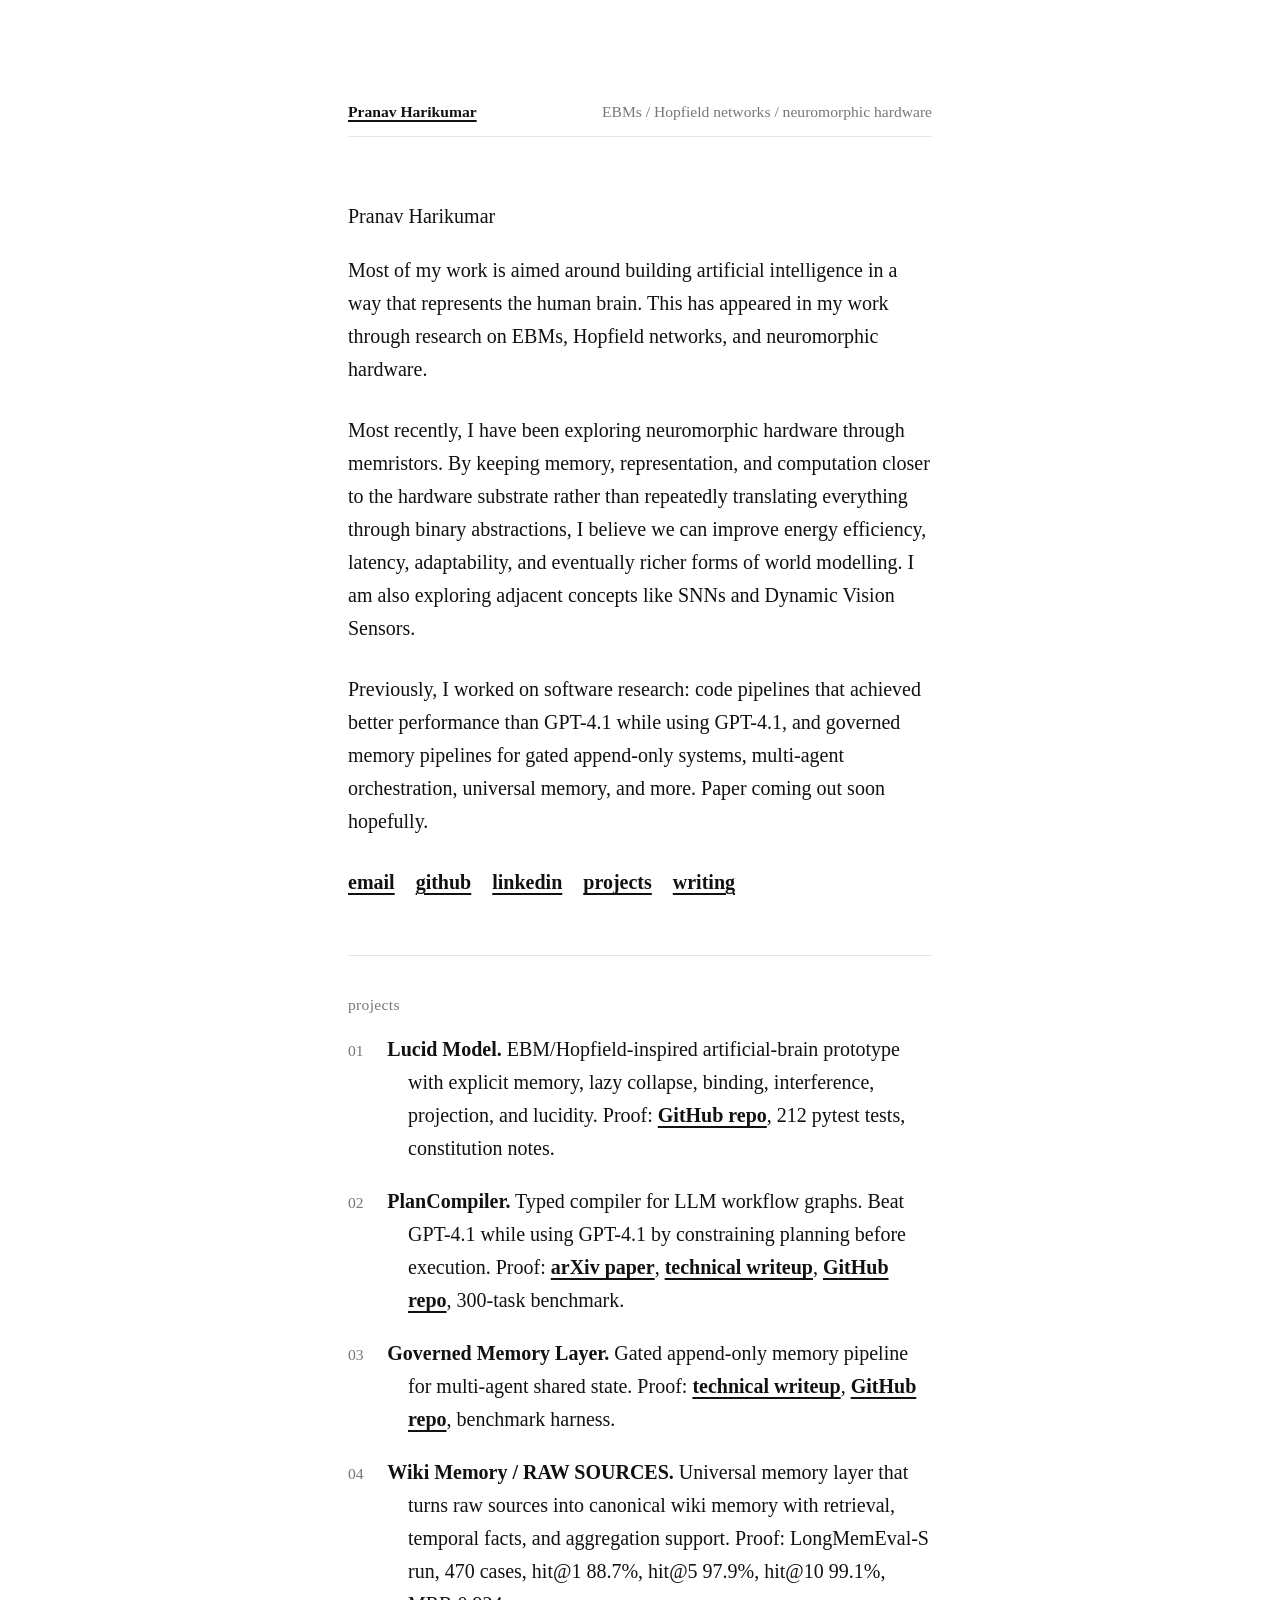
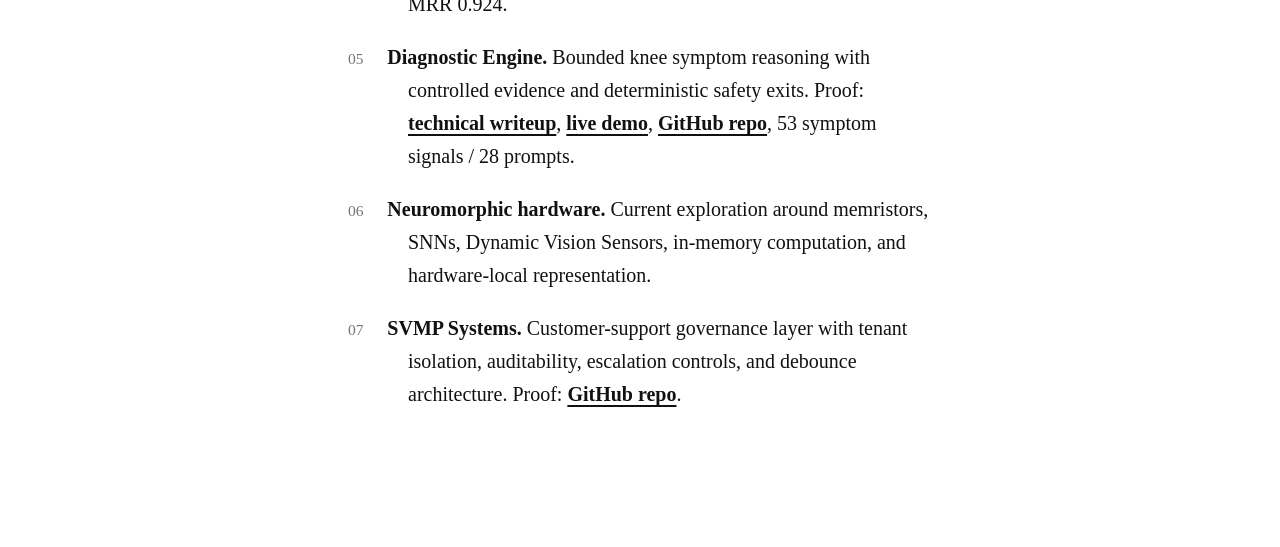
<file: index.html>
<!DOCTYPE html>
<html lang="en">
<head>
<meta charset="UTF-8">
<meta name="viewport" content="width=device-width, initial-scale=1.0">
<title>Pranav Harikumar</title>
<meta name="description" content="Pranav Harikumar works on artificial memory, EBMs, Hopfield networks, neuromorphic hardware, compiler pipelines, and governed memory systems.">
<link rel="canonical" href="https://prnvh.github.io/">
<meta property="og:site_name" content="Pranav Harikumar">
<meta property="og:title" content="Pranav Harikumar">
<meta property="og:description" content="Artificial memory, EBMs, Hopfield networks, neuromorphic hardware, compiler pipelines, and governed memory systems.">
<meta property="og:type" content="website">
<meta property="og:url" content="https://prnvh.github.io/">
<meta property="og:image" content="https://prnvh.github.io/assets/social/pranav-social-card.png">
<meta property="og:image:width" content="1200">
<meta property="og:image:height" content="630">
<meta property="og:image:alt" content="Pranav Harikumar - artificial memory and cognitive systems.">
<meta name="twitter:card" content="summary_large_image">
<meta name="twitter:title" content="Pranav Harikumar">
<meta name="twitter:description" content="Artificial memory, EBMs, Hopfield networks, neuromorphic hardware, compiler pipelines, and governed memory systems.">
<meta name="twitter:image" content="https://prnvh.github.io/assets/social/pranav-social-card.png">
<meta name="theme-color" content="#ffffff">
<link rel="stylesheet" href="site.css?v=minimal-portfolio">
</head>
<body class="home-page minimal-home">
<main class="plain-page">
  <header class="plain-header">
    <a href="index.html">Pranav Harikumar</a>
    <span>EBMs / Hopfield networks / neuromorphic hardware</span>
  </header>

  <h1>Pranav Harikumar</h1>

  <p>Most of my work is aimed around building artificial intelligence in a way that represents the human brain. This has appeared in my work through research on EBMs, Hopfield networks, and neuromorphic hardware.</p>

  <p>Most recently, I have been exploring neuromorphic hardware through memristors. By keeping memory, representation, and computation closer to the hardware substrate rather than repeatedly translating everything through binary abstractions, I believe we can improve energy efficiency, latency, adaptability, and eventually richer forms of world modelling. I am also exploring adjacent concepts like SNNs and Dynamic Vision Sensors.</p>

  <p>Previously, I worked on software research: code pipelines that achieved better performance than GPT-4.1 while using GPT-4.1, and governed memory pipelines for gated append-only systems, multi-agent orchestration, universal memory, and more. Paper coming out soon hopefully.</p>

  <p class="top-links" aria-label="primary links">
    <a href="mailto:prnvvh@gmail.com">email</a>
    <a href="https://github.com/prnvh" target="_blank" rel="noopener noreferrer">github</a>
    <a href="https://www.linkedin.com/in/pranav-h2/" target="_blank" rel="noopener noreferrer">linkedin</a>
    <a href="projects.html">projects</a>
    <a href="writing.html">writing</a>
  </p>

  <hr>

  <p class="section-label">projects</p>

  <div class="work-list">
    <p><span>01</span> <strong>Lucid Model.</strong> EBM/Hopfield-inspired artificial-brain prototype with explicit memory, lazy collapse, binding, interference, projection, and lucidity. Proof: <a href="https://github.com/svmp-systems/lucid-model" target="_blank" rel="noopener noreferrer">GitHub repo</a>, 212 pytest tests, constitution notes.</p>
    <p><span>02</span> <strong>PlanCompiler.</strong> Typed compiler for LLM workflow graphs. Beat GPT-4.1 while using GPT-4.1 by constraining planning before execution. Proof: <a href="https://arxiv.org/abs/2604.13092" target="_blank" rel="noopener noreferrer">arXiv paper</a>, <a href="compiler.html">technical writeup</a>, <a href="https://github.com/prnvh/llm-code-graph-compiler" target="_blank" rel="noopener noreferrer">GitHub repo</a>, 300-task benchmark.</p>
    <p><span>03</span> <strong>Governed Memory Layer.</strong> Gated append-only memory pipeline for multi-agent shared state. Proof: <a href="governed-memory-layer.html">technical writeup</a>, <a href="https://github.com/prnvh/governed_memory_layer" target="_blank" rel="noopener noreferrer">GitHub repo</a>, benchmark harness.</p>
    <p><span>04</span> <strong>Wiki Memory / RAW SOURCES.</strong> Universal memory layer that turns raw sources into canonical wiki memory with retrieval, temporal facts, and aggregation support. Proof: LongMemEval-S run, 470 cases, hit@1 88.7%, hit@5 97.9%, hit@10 99.1%, MRR 0.924.</p>
    <p><span>05</span> <strong>Diagnostic Engine.</strong> Bounded knee symptom reasoning with controlled evidence and deterministic safety exits. Proof: <a href="diagnostic-engine.html">technical writeup</a>, <a href="https://diagnostic-engine-ten.vercel.app" target="_blank" rel="noopener noreferrer">live demo</a>, <a href="https://github.com/prnvh/diagnostic-engine" target="_blank" rel="noopener noreferrer">GitHub repo</a>, 53 symptom signals / 28 prompts.</p>
    <p><span>06</span> <strong>Neuromorphic hardware.</strong> Current exploration around memristors, SNNs, Dynamic Vision Sensors, in-memory computation, and hardware-local representation.</p>
    <p><span>07</span> <strong>SVMP Systems.</strong> Customer-support governance layer with tenant isolation, auditability, escalation controls, and debounce architecture. Proof: <a href="https://github.com/svmp-systems/SVMP-CS" target="_blank" rel="noopener noreferrer">GitHub repo</a>.</p>
  </div>
</main>
</body>
</html>
</file>
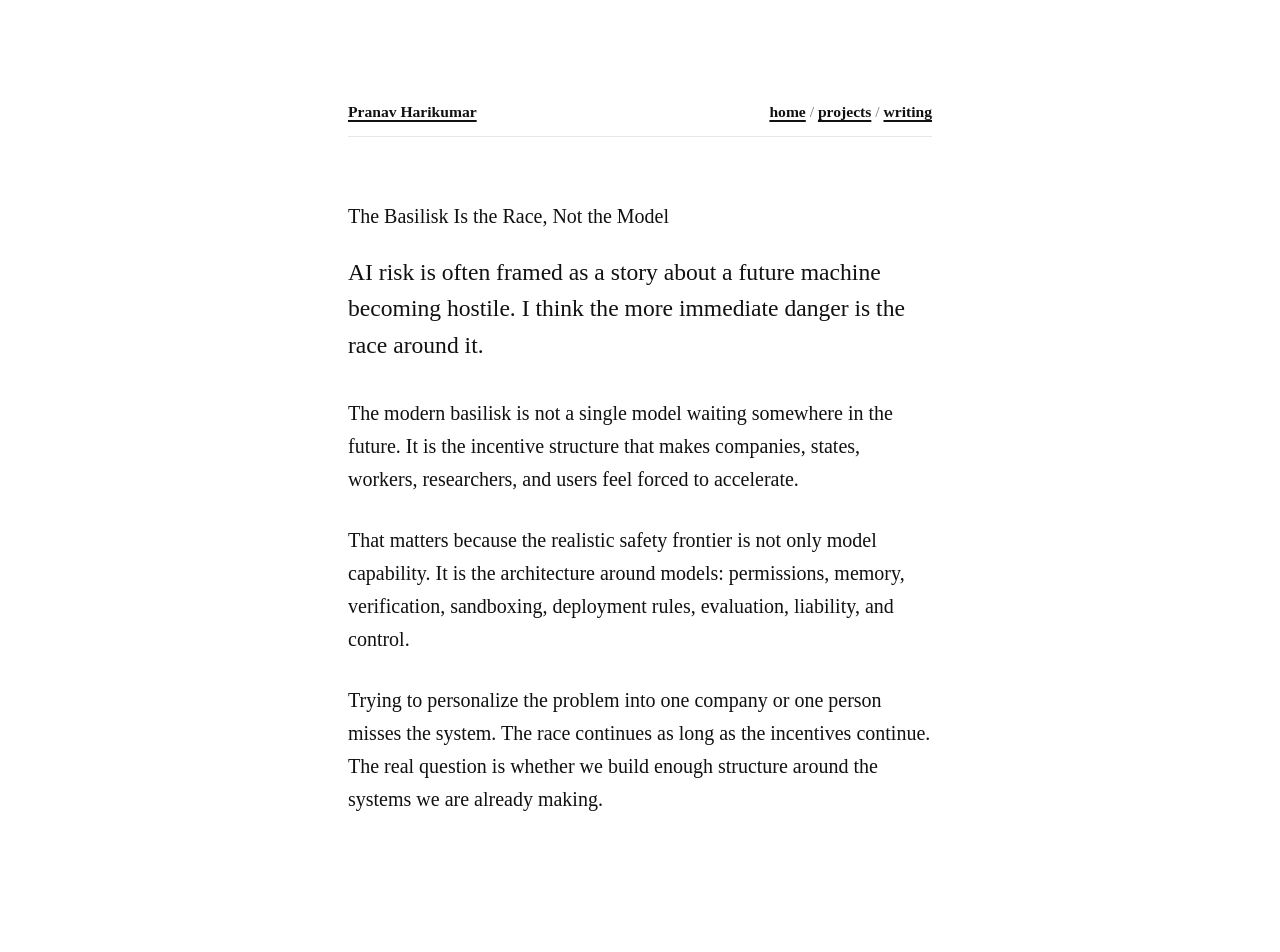
<file: basilisk.html>
<!DOCTYPE html>
<html lang="en">
<head>
<meta charset="UTF-8">
<meta name="viewport" content="width=device-width, initial-scale=1.0">
<title>The Basilisk Is the Race, Not the Model - Pranav Harikumar</title>
<meta name="description" content="An essay on AI as an incentive race rather than a single future model.">
<link rel="canonical" href="https://prnvh.github.io/basilisk.html">
<meta property="og:site_name" content="Pranav Harikumar">
<meta property="og:title" content="The Basilisk Is the Race, Not the Model">
<meta property="og:description" content="AI risk as an incentive race rather than a single future model.">
<meta property="og:type" content="article">
<meta property="og:url" content="https://prnvh.github.io/basilisk.html">
<meta property="og:image" content="https://prnvh.github.io/assets/social/pranav-social-card.png">
<meta name="twitter:card" content="summary_large_image">
<meta name="twitter:title" content="The Basilisk Is the Race, Not the Model">
<meta name="twitter:description" content="AI risk as an incentive race rather than a single future model.">
<meta name="twitter:image" content="https://prnvh.github.io/assets/social/pranav-social-card.png">
<link rel="stylesheet" href="site.css?v=minimal-portfolio">
</head>
<body class="home-page minimal-home">
<main class="plain-page">
  <header class="plain-header">
    <a href="index.html">Pranav Harikumar</a>
    <span><a href="index.html">home</a> / <a href="projects.html">projects</a> / <a href="writing.html">writing</a></span>
  </header>

  <h1>The Basilisk Is the Race, Not the Model</h1>

  <p class="intro">AI risk is often framed as a story about a future machine becoming hostile. I think the more immediate danger is the race around it.</p>

  <p>The modern basilisk is not a single model waiting somewhere in the future. It is the incentive structure that makes companies, states, workers, researchers, and users feel forced to accelerate.</p>

  <p>That matters because the realistic safety frontier is not only model capability. It is the architecture around models: permissions, memory, verification, sandboxing, deployment rules, evaluation, liability, and control.</p>

  <p>Trying to personalize the problem into one company or one person misses the system. The race continues as long as the incentives continue. The real question is whether we build enough structure around the systems we are already making.</p>
</main>
</body>
</html>
</file>
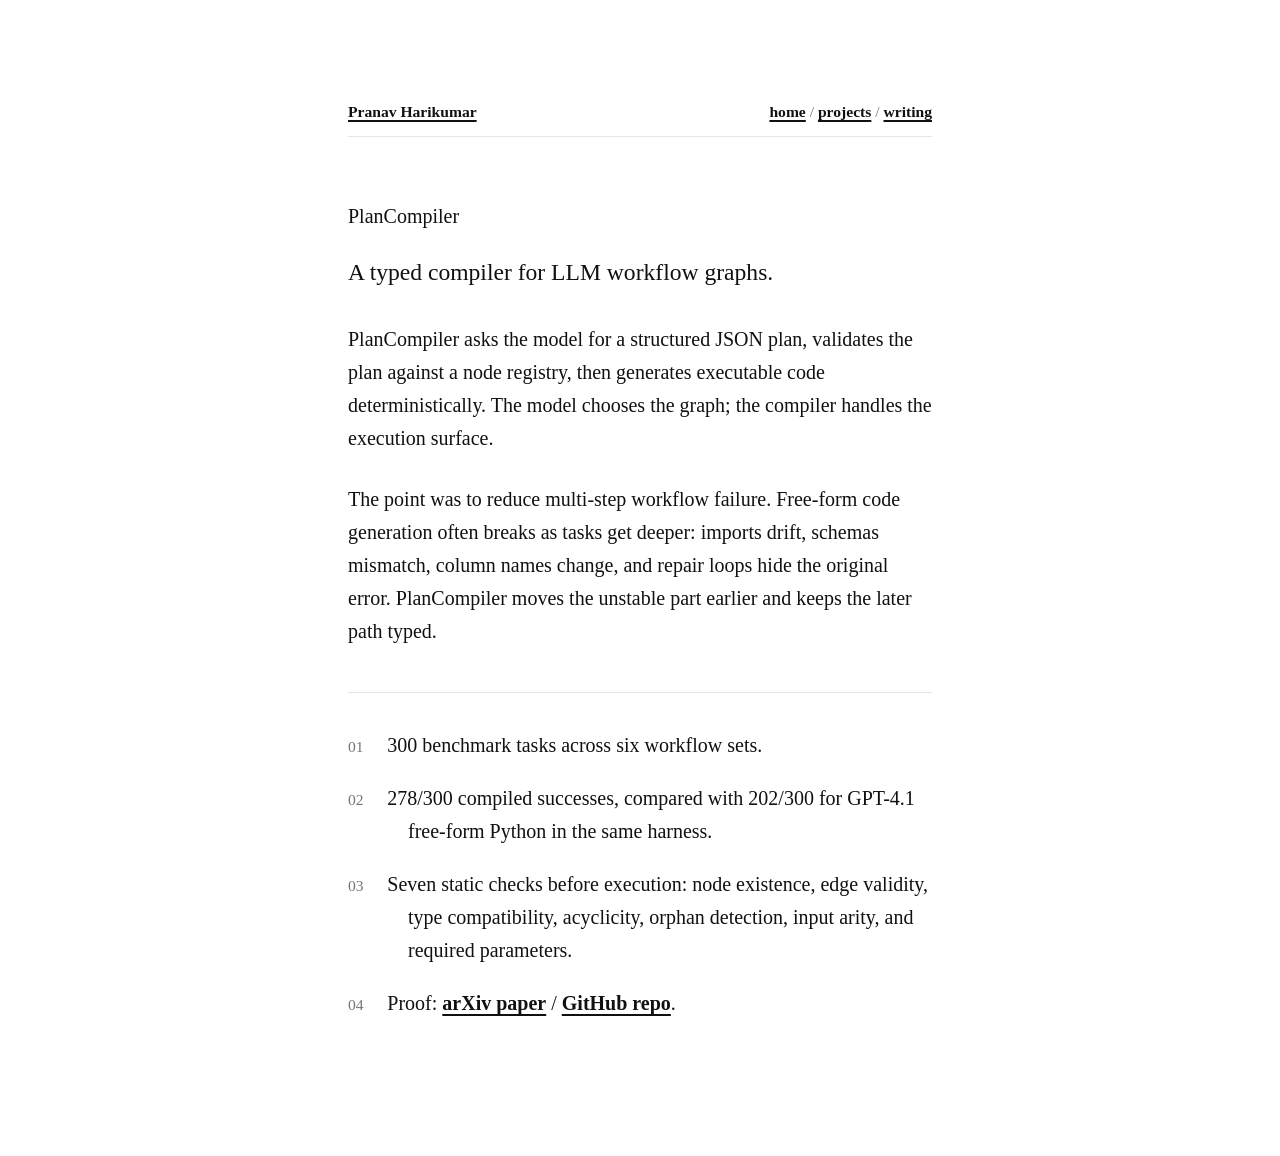
<file: compiler.html>
<!DOCTYPE html>
<html lang="en">
<head>
<meta charset="UTF-8">
<meta name="viewport" content="width=device-width, initial-scale=1.0">
<title>PlanCompiler - Pranav Harikumar</title>
<meta name="description" content="A short technical note on PlanCompiler, a typed compiler for LLM workflow graphs.">
<link rel="canonical" href="https://prnvh.github.io/compiler.html">
<meta property="og:site_name" content="Pranav Harikumar">
<meta property="og:title" content="PlanCompiler - Pranav Harikumar">
<meta property="og:description" content="Typed planning, static validation, and deterministic code generation for LLM workflow graphs.">
<meta property="og:type" content="article">
<meta property="og:url" content="https://prnvh.github.io/compiler.html">
<meta property="og:image" content="https://prnvh.github.io/assets/social/pranav-social-card.png">
<meta name="twitter:card" content="summary_large_image">
<meta name="twitter:title" content="PlanCompiler - Pranav Harikumar">
<meta name="twitter:description" content="Typed planning, static validation, and deterministic code generation for LLM workflow graphs.">
<meta name="twitter:image" content="https://prnvh.github.io/assets/social/pranav-social-card.png">
<link rel="stylesheet" href="site.css?v=minimal-portfolio">
</head>
<body class="home-page minimal-home">
<main class="plain-page">
  <header class="plain-header">
    <a href="index.html">Pranav Harikumar</a>
    <span><a href="index.html">home</a> / <a href="projects.html">projects</a> / <a href="writing.html">writing</a></span>
  </header>

  <h1>PlanCompiler</h1>

  <p class="intro">A typed compiler for LLM workflow graphs.</p>

  <p>PlanCompiler asks the model for a structured JSON plan, validates the plan against a node registry, then generates executable code deterministically. The model chooses the graph; the compiler handles the execution surface.</p>

  <p>The point was to reduce multi-step workflow failure. Free-form code generation often breaks as tasks get deeper: imports drift, schemas mismatch, column names change, and repair loops hide the original error. PlanCompiler moves the unstable part earlier and keeps the later path typed.</p>

  <hr>

  <div class="work-list">
    <p><span>01</span> 300 benchmark tasks across six workflow sets.</p>
    <p><span>02</span> 278/300 compiled successes, compared with 202/300 for GPT-4.1 free-form Python in the same harness.</p>
    <p><span>03</span> Seven static checks before execution: node existence, edge validity, type compatibility, acyclicity, orphan detection, input arity, and required parameters.</p>
    <p><span>04</span> Proof: <a href="https://arxiv.org/abs/2604.13092" target="_blank" rel="noopener noreferrer">arXiv paper</a> / <a href="https://github.com/prnvh/llm-code-graph-compiler" target="_blank" rel="noopener noreferrer">GitHub repo</a>.</p>
  </div>
</main>
</body>
</html>
</file>
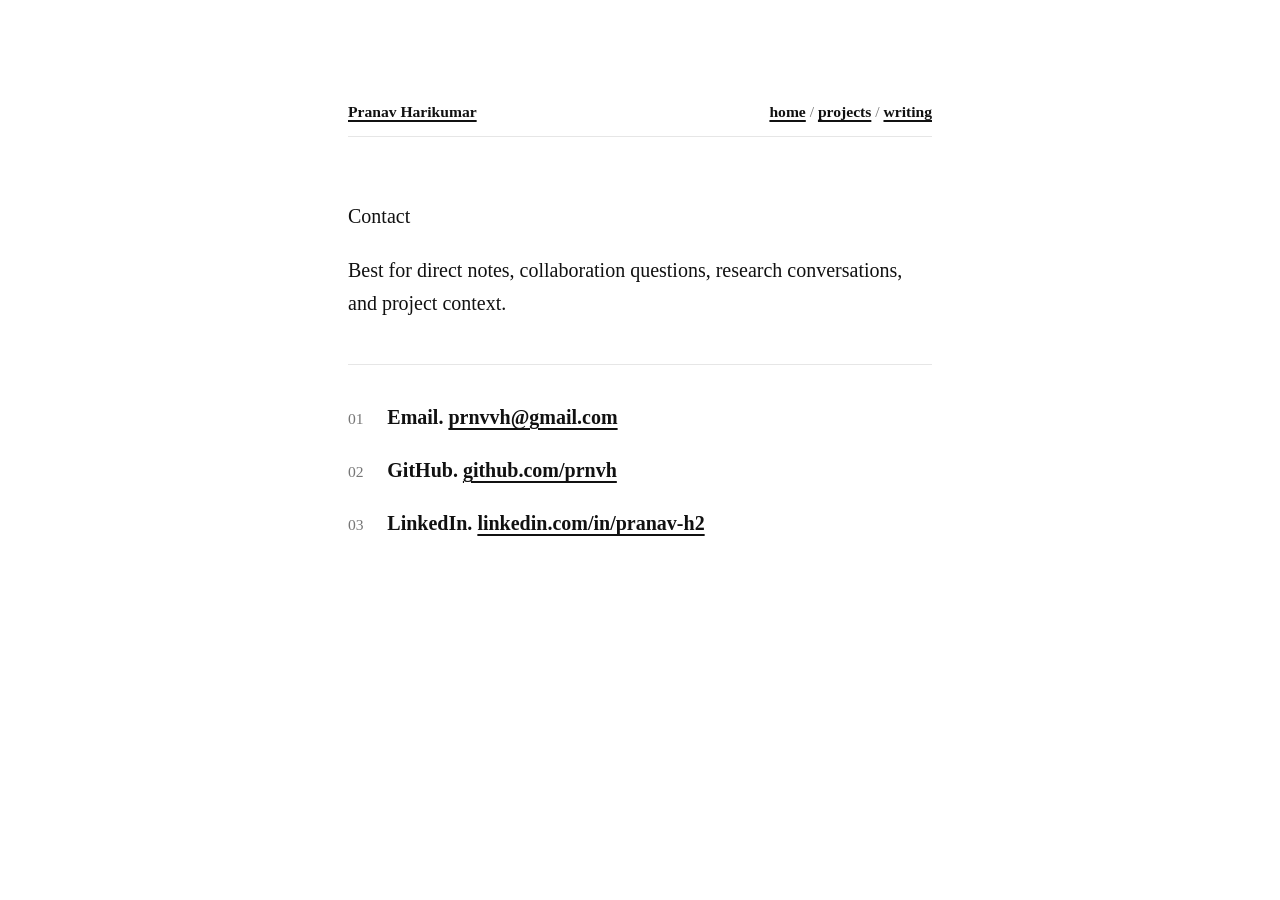
<file: contact.html>
<!DOCTYPE html>
<html lang="en">
<head>
<meta charset="UTF-8">
<meta name="viewport" content="width=device-width, initial-scale=1.0">
<title>Contact - Pranav Harikumar</title>
<meta name="description" content="Contact Pranav Harikumar.">
<link rel="canonical" href="https://prnvh.github.io/contact.html">
<meta property="og:site_name" content="Pranav Harikumar">
<meta property="og:title" content="Contact - Pranav Harikumar">
<meta property="og:description" content="Contact Pranav Harikumar.">
<meta property="og:type" content="website">
<meta property="og:url" content="https://prnvh.github.io/contact.html">
<meta property="og:image" content="https://prnvh.github.io/assets/social/pranav-social-card.png">
<meta property="og:image:width" content="1200">
<meta property="og:image:height" content="630">
<meta property="og:image:alt" content="Pranav Harikumar - artificial memory and cognitive systems.">
<meta name="twitter:card" content="summary_large_image">
<meta name="twitter:title" content="Contact - Pranav Harikumar">
<meta name="twitter:description" content="Contact Pranav Harikumar.">
<meta name="twitter:image" content="https://prnvh.github.io/assets/social/pranav-social-card.png">
<meta name="theme-color" content="#ffffff">
<link rel="stylesheet" href="site.css?v=minimal-portfolio">
</head>
<body class="home-page minimal-home">
<main class="plain-page">
  <header class="plain-header">
    <a href="index.html">Pranav Harikumar</a>
    <span><a href="index.html">home</a> / <a href="projects.html">projects</a> / <a href="writing.html">writing</a></span>
  </header>

  <h1>Contact</h1>

  <p>Best for direct notes, collaboration questions, research conversations, and project context.</p>

  <hr>

  <div class="work-list">
    <p><span>01</span> <strong>Email.</strong> <a href="mailto:prnvvh@gmail.com">prnvvh@gmail.com</a></p>
    <p><span>02</span> <strong>GitHub.</strong> <a href="https://github.com/prnvh" target="_blank" rel="noopener noreferrer">github.com/prnvh</a></p>
    <p><span>03</span> <strong>LinkedIn.</strong> <a href="https://www.linkedin.com/in/pranav-h2/" target="_blank" rel="noopener noreferrer">linkedin.com/in/pranav-h2</a></p>
  </div>
</main>
</body>
</html>
</file>
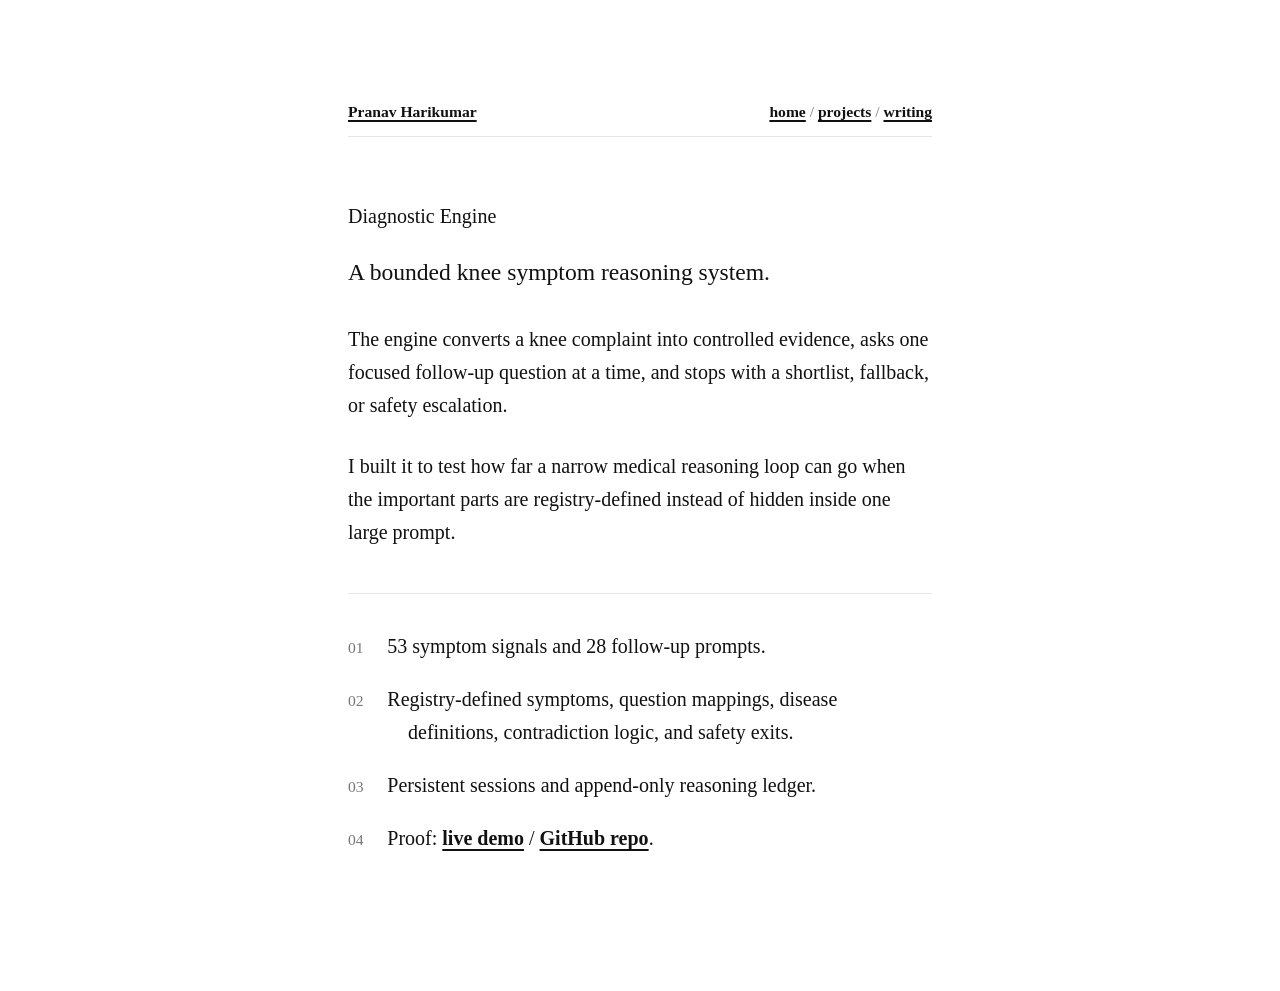
<file: diagnostic-engine.html>
<!DOCTYPE html>
<html lang="en">
<head>
<meta charset="UTF-8">
<meta name="viewport" content="width=device-width, initial-scale=1.0">
<title>Diagnostic Engine - Pranav Harikumar</title>
<meta name="description" content="A short technical note on a bounded knee symptom reasoning engine.">
<link rel="canonical" href="https://prnvh.github.io/diagnostic-engine.html">
<meta property="og:site_name" content="Pranav Harikumar">
<meta property="og:title" content="Diagnostic Engine - Pranav Harikumar">
<meta property="og:description" content="Registry-driven knee symptom reasoning with deterministic safety exits.">
<meta property="og:type" content="article">
<meta property="og:url" content="https://prnvh.github.io/diagnostic-engine.html">
<meta property="og:image" content="https://prnvh.github.io/assets/social/pranav-social-card.png">
<meta name="twitter:card" content="summary_large_image">
<meta name="twitter:title" content="Diagnostic Engine - Pranav Harikumar">
<meta name="twitter:description" content="Registry-driven knee symptom reasoning with deterministic safety exits.">
<meta name="twitter:image" content="https://prnvh.github.io/assets/social/pranav-social-card.png">
<link rel="stylesheet" href="site.css?v=minimal-portfolio">
</head>
<body class="home-page minimal-home">
<main class="plain-page">
  <header class="plain-header">
    <a href="index.html">Pranav Harikumar</a>
    <span><a href="index.html">home</a> / <a href="projects.html">projects</a> / <a href="writing.html">writing</a></span>
  </header>

  <h1>Diagnostic Engine</h1>

  <p class="intro">A bounded knee symptom reasoning system.</p>

  <p>The engine converts a knee complaint into controlled evidence, asks one focused follow-up question at a time, and stops with a shortlist, fallback, or safety escalation.</p>

  <p>I built it to test how far a narrow medical reasoning loop can go when the important parts are registry-defined instead of hidden inside one large prompt.</p>

  <hr>

  <div class="work-list">
    <p><span>01</span> 53 symptom signals and 28 follow-up prompts.</p>
    <p><span>02</span> Registry-defined symptoms, question mappings, disease definitions, contradiction logic, and safety exits.</p>
    <p><span>03</span> Persistent sessions and append-only reasoning ledger.</p>
    <p><span>04</span> Proof: <a href="https://diagnostic-engine-ten.vercel.app" target="_blank" rel="noopener noreferrer">live demo</a> / <a href="https://github.com/prnvh/diagnostic-engine" target="_blank" rel="noopener noreferrer">GitHub repo</a>.</p>
  </div>
</main>
</body>
</html>
</file>
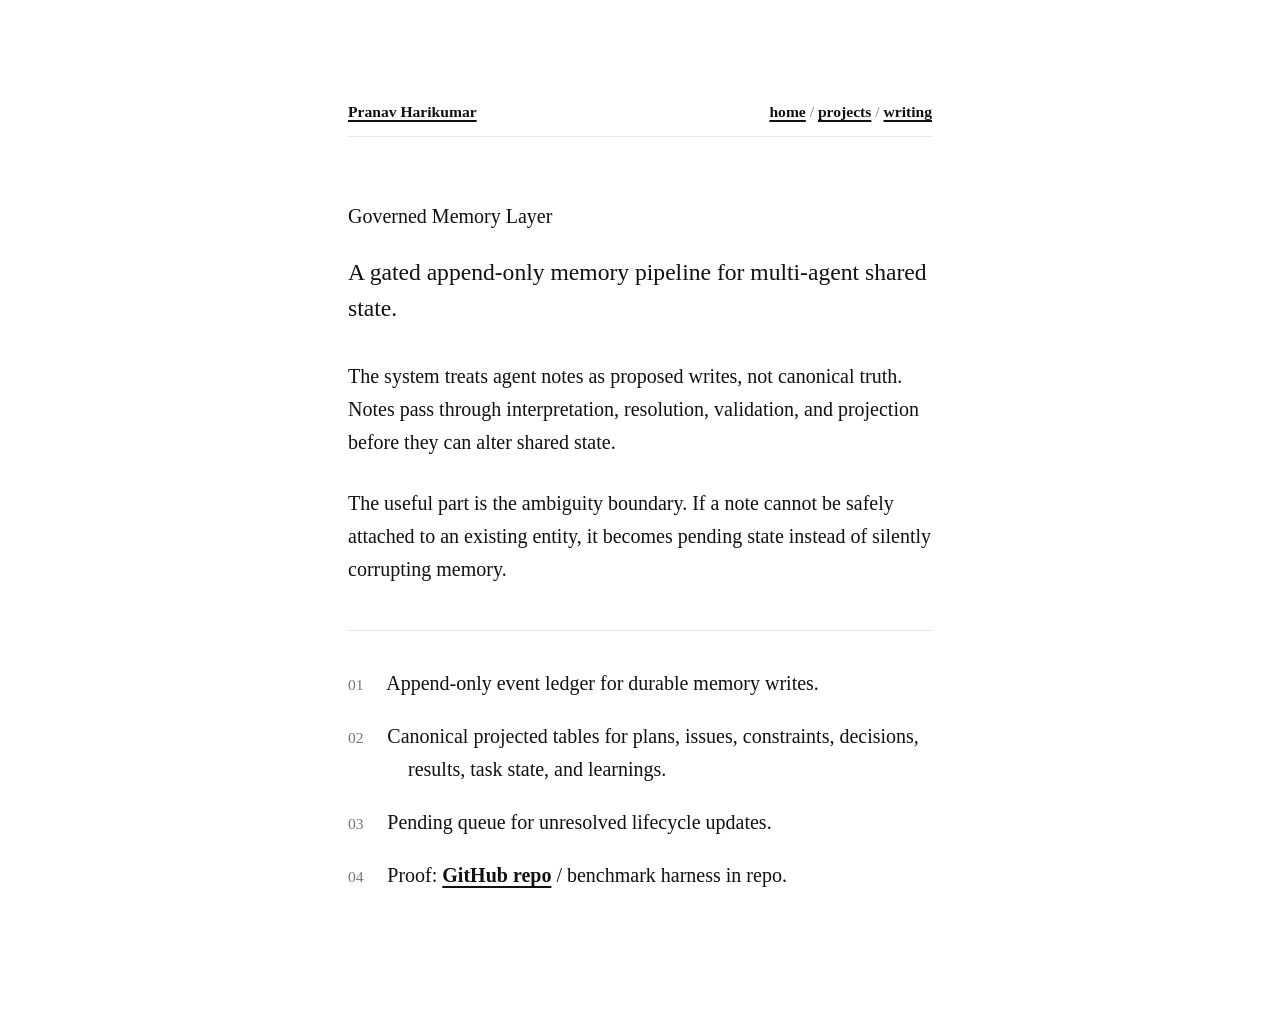
<file: governed-memory-layer.html>
<!DOCTYPE html>
<html lang="en">
<head>
<meta charset="UTF-8">
<meta name="viewport" content="width=device-width, initial-scale=1.0">
<title>Governed Memory Layer - Pranav Harikumar</title>
<meta name="description" content="A short technical note on a gated append-only memory pipeline for multi-agent shared state.">
<link rel="canonical" href="https://prnvh.github.io/governed-memory-layer.html">
<meta property="og:site_name" content="Pranav Harikumar">
<meta property="og:title" content="Governed Memory Layer - Pranav Harikumar">
<meta property="og:description" content="Gated append-only memory, pending ambiguity, and canonical shared state.">
<meta property="og:type" content="article">
<meta property="og:url" content="https://prnvh.github.io/governed-memory-layer.html">
<meta property="og:image" content="https://prnvh.github.io/assets/social/pranav-social-card.png">
<meta name="twitter:card" content="summary_large_image">
<meta name="twitter:title" content="Governed Memory Layer - Pranav Harikumar">
<meta name="twitter:description" content="Gated append-only memory, pending ambiguity, and canonical shared state.">
<meta name="twitter:image" content="https://prnvh.github.io/assets/social/pranav-social-card.png">
<link rel="stylesheet" href="site.css?v=minimal-portfolio">
</head>
<body class="home-page minimal-home">
<main class="plain-page">
  <header class="plain-header">
    <a href="index.html">Pranav Harikumar</a>
    <span><a href="index.html">home</a> / <a href="projects.html">projects</a> / <a href="writing.html">writing</a></span>
  </header>

  <h1>Governed Memory Layer</h1>

  <p class="intro">A gated append-only memory pipeline for multi-agent shared state.</p>

  <p>The system treats agent notes as proposed writes, not canonical truth. Notes pass through interpretation, resolution, validation, and projection before they can alter shared state.</p>

  <p>The useful part is the ambiguity boundary. If a note cannot be safely attached to an existing entity, it becomes pending state instead of silently corrupting memory.</p>

  <hr>

  <div class="work-list">
    <p><span>01</span> Append-only event ledger for durable memory writes.</p>
    <p><span>02</span> Canonical projected tables for plans, issues, constraints, decisions, results, task state, and learnings.</p>
    <p><span>03</span> Pending queue for unresolved lifecycle updates.</p>
    <p><span>04</span> Proof: <a href="https://github.com/prnvh/governed_memory_layer" target="_blank" rel="noopener noreferrer">GitHub repo</a> / benchmark harness in repo.</p>
  </div>
</main>
</body>
</html>
</file>
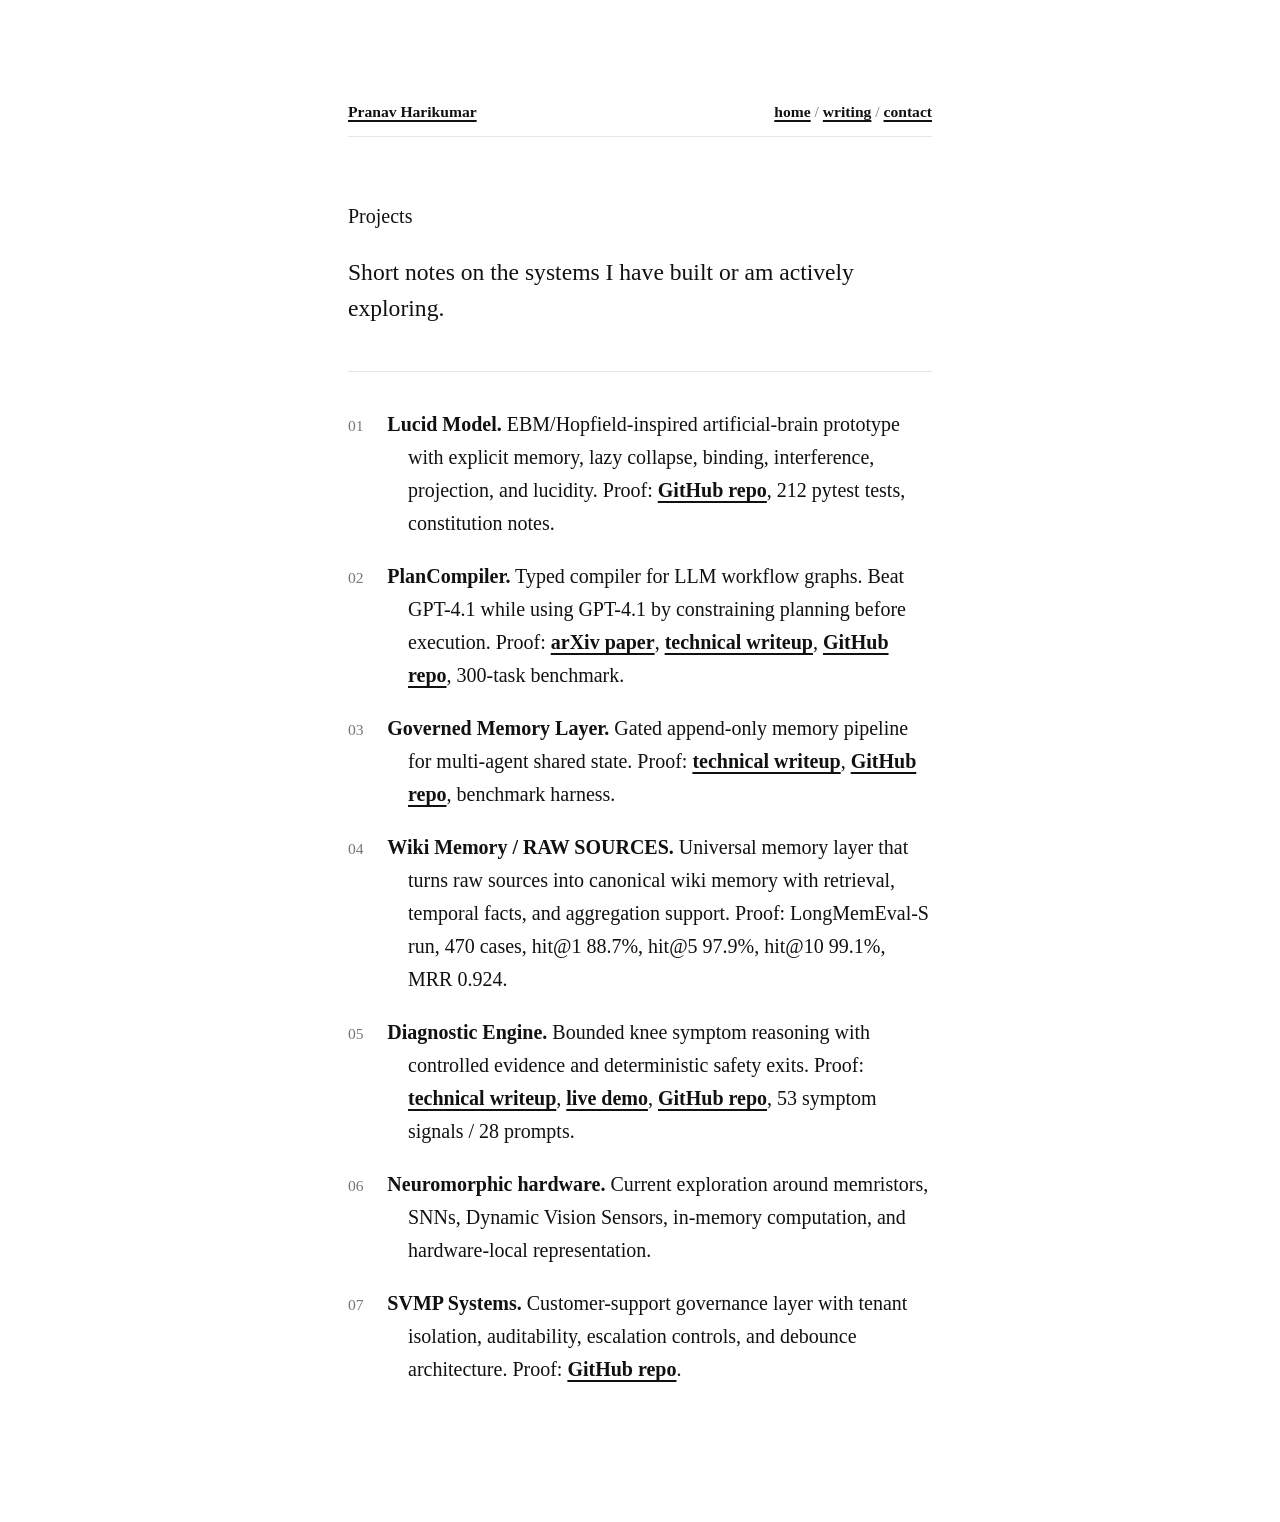
<file: projects.html>
<!DOCTYPE html>
<html lang="en">
<head>
<meta charset="UTF-8">
<meta name="viewport" content="width=device-width, initial-scale=1.0">
<title>Projects - Pranav Harikumar</title>
<meta name="description" content="Selected projects by Pranav Harikumar across artificial memory, EBMs, Hopfield networks, neuromorphic hardware, compiler pipelines, and governed memory systems.">
<link rel="canonical" href="https://prnvh.github.io/projects.html">
<meta property="og:site_name" content="Pranav Harikumar">
<meta property="og:title" content="Projects - Pranav Harikumar">
<meta property="og:description" content="Selected projects across artificial memory, EBMs, Hopfield networks, neuromorphic hardware, compiler pipelines, and governed memory systems.">
<meta property="og:type" content="website">
<meta property="og:url" content="https://prnvh.github.io/projects.html">
<meta property="og:image" content="https://prnvh.github.io/assets/social/pranav-social-card.png">
<meta property="og:image:width" content="1200">
<meta property="og:image:height" content="630">
<meta property="og:image:alt" content="Pranav Harikumar - artificial memory and cognitive systems.">
<meta name="twitter:card" content="summary_large_image">
<meta name="twitter:title" content="Projects - Pranav Harikumar">
<meta name="twitter:description" content="Selected projects across artificial memory, EBMs, Hopfield networks, neuromorphic hardware, compiler pipelines, and governed memory systems.">
<meta name="twitter:image" content="https://prnvh.github.io/assets/social/pranav-social-card.png">
<meta name="theme-color" content="#ffffff">
<link rel="stylesheet" href="site.css?v=minimal-portfolio">
</head>
<body class="home-page minimal-home">
<main class="plain-page">
  <header class="plain-header">
    <a href="index.html">Pranav Harikumar</a>
    <span><a href="index.html">home</a> / <a href="writing.html">writing</a> / <a href="contact.html">contact</a></span>
  </header>

  <h1>Projects</h1>

  <p class="intro">Short notes on the systems I have built or am actively exploring.</p>

  <hr>

  <div class="work-list">
    <p><span>01</span> <strong>Lucid Model.</strong> EBM/Hopfield-inspired artificial-brain prototype with explicit memory, lazy collapse, binding, interference, projection, and lucidity. Proof: <a href="https://github.com/svmp-systems/lucid-model" target="_blank" rel="noopener noreferrer">GitHub repo</a>, 212 pytest tests, constitution notes.</p>
    <p><span>02</span> <strong>PlanCompiler.</strong> Typed compiler for LLM workflow graphs. Beat GPT-4.1 while using GPT-4.1 by constraining planning before execution. Proof: <a href="https://arxiv.org/abs/2604.13092" target="_blank" rel="noopener noreferrer">arXiv paper</a>, <a href="compiler.html">technical writeup</a>, <a href="https://github.com/prnvh/llm-code-graph-compiler" target="_blank" rel="noopener noreferrer">GitHub repo</a>, 300-task benchmark.</p>
    <p><span>03</span> <strong>Governed Memory Layer.</strong> Gated append-only memory pipeline for multi-agent shared state. Proof: <a href="governed-memory-layer.html">technical writeup</a>, <a href="https://github.com/prnvh/governed_memory_layer" target="_blank" rel="noopener noreferrer">GitHub repo</a>, benchmark harness.</p>
    <p><span>04</span> <strong>Wiki Memory / RAW SOURCES.</strong> Universal memory layer that turns raw sources into canonical wiki memory with retrieval, temporal facts, and aggregation support. Proof: LongMemEval-S run, 470 cases, hit@1 88.7%, hit@5 97.9%, hit@10 99.1%, MRR 0.924.</p>
    <p><span>05</span> <strong>Diagnostic Engine.</strong> Bounded knee symptom reasoning with controlled evidence and deterministic safety exits. Proof: <a href="diagnostic-engine.html">technical writeup</a>, <a href="https://diagnostic-engine-ten.vercel.app" target="_blank" rel="noopener noreferrer">live demo</a>, <a href="https://github.com/prnvh/diagnostic-engine" target="_blank" rel="noopener noreferrer">GitHub repo</a>, 53 symptom signals / 28 prompts.</p>
    <p><span>06</span> <strong>Neuromorphic hardware.</strong> Current exploration around memristors, SNNs, Dynamic Vision Sensors, in-memory computation, and hardware-local representation.</p>
    <p><span>07</span> <strong>SVMP Systems.</strong> Customer-support governance layer with tenant isolation, auditability, escalation controls, and debounce architecture. Proof: <a href="https://github.com/svmp-systems/SVMP-CS" target="_blank" rel="noopener noreferrer">GitHub repo</a>.</p>
  </div>
</main>
</body>
</html>
</file>
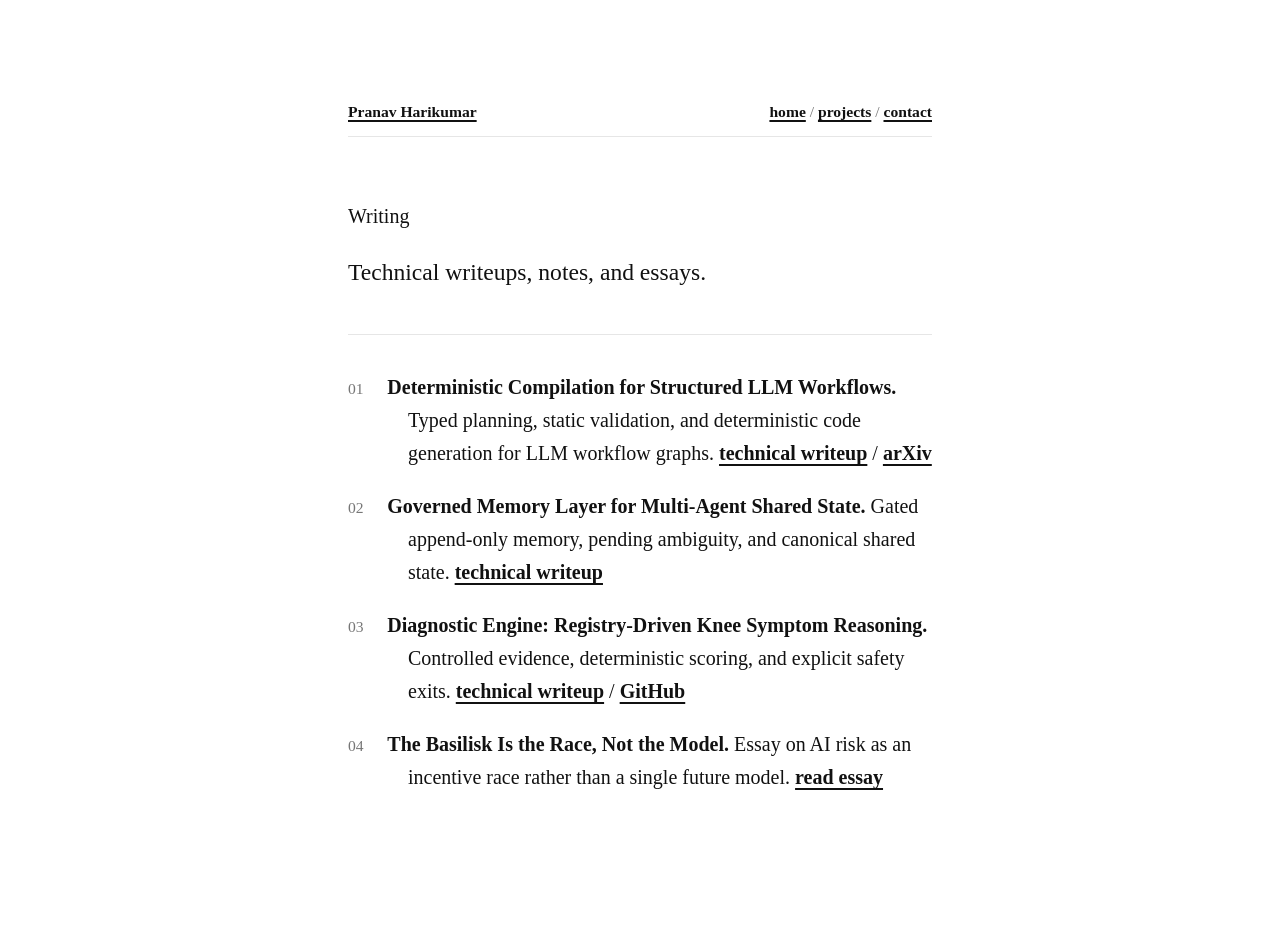
<file: writing.html>
<!DOCTYPE html>
<html lang="en">
<head>
<meta charset="UTF-8">
<meta name="viewport" content="width=device-width, initial-scale=1.0">
<title>Writing - Pranav Harikumar</title>
<meta name="description" content="Technical writeups and notes by Pranav Harikumar.">
<link rel="canonical" href="https://prnvh.github.io/writing.html">
<meta property="og:site_name" content="Pranav Harikumar">
<meta property="og:title" content="Writing - Pranav Harikumar">
<meta property="og:description" content="Technical writeups and notes by Pranav Harikumar.">
<meta property="og:type" content="website">
<meta property="og:url" content="https://prnvh.github.io/writing.html">
<meta property="og:image" content="https://prnvh.github.io/assets/social/pranav-social-card.png">
<meta property="og:image:width" content="1200">
<meta property="og:image:height" content="630">
<meta property="og:image:alt" content="Pranav Harikumar - artificial memory and cognitive systems.">
<meta name="twitter:card" content="summary_large_image">
<meta name="twitter:title" content="Writing - Pranav Harikumar">
<meta name="twitter:description" content="Technical writeups and notes by Pranav Harikumar.">
<meta name="twitter:image" content="https://prnvh.github.io/assets/social/pranav-social-card.png">
<meta name="theme-color" content="#ffffff">
<link rel="stylesheet" href="site.css?v=minimal-portfolio">
<script src="site.js" defer></script>
</head>
<body class="home-page minimal-home">
<main class="plain-page">
  <header class="plain-header">
    <a href="index.html">Pranav Harikumar</a>
    <span><a href="index.html">home</a> / <a href="projects.html">projects</a> / <a href="contact.html">contact</a></span>
  </header>

  <h1>Writing</h1>

  <p class="intro">Technical writeups, notes, and essays.</p>

  <hr>

  <div class="work-list">
    <p><span>01</span> <strong>Deterministic Compilation for Structured LLM Workflows.</strong> Typed planning, static validation, and deterministic code generation for LLM workflow graphs. <a href="compiler.html">technical writeup</a> / <a href="https://arxiv.org/abs/2604.13092" target="_blank" rel="noopener noreferrer">arXiv</a></p>
    <p><span>02</span> <strong>Governed Memory Layer for Multi-Agent Shared State.</strong> Gated append-only memory, pending ambiguity, and canonical shared state. <a href="governed-memory-layer.html">technical writeup</a></p>
    <p><span>03</span> <strong>Diagnostic Engine: Registry-Driven Knee Symptom Reasoning.</strong> Controlled evidence, deterministic scoring, and explicit safety exits. <a href="diagnostic-engine.html">technical writeup</a> / <a href="https://github.com/prnvh/diagnostic-engine" target="_blank" rel="noopener noreferrer">GitHub</a></p>
    <p><span>04</span> <strong>The Basilisk Is the Race, Not the Model.</strong> Essay on AI risk as an incentive race rather than a single future model. <a href="basilisk.html">read essay</a></p>
  </div>
</main>
</body>
</html>
</file>
<file: site.css>
:root {
  --bg: #fff;
  --ink: #111;
  --muted: #777;
  --line: #e6e6e6;
  --soft: #fafafa;
  --selection: #d9ff57;
  --body: "Iowan Old Style", "Palatino Linotype", Palatino, "URW Palladio L", "Book Antiqua", Charter, Georgia, serif;
  --mono: ui-monospace, "SFMono-Regular", "SF Mono", Consolas, "Liberation Mono", Menlo, monospace;
}

*,
*::before,
*::after {
  box-sizing: border-box;
}

html,
body {
  margin: 0;
  padding: 0;
  background: var(--bg);
  color: var(--ink);
  font-family: var(--body);
  font-size: 20px;
  line-height: 1.65;
  -webkit-font-smoothing: antialiased;
  -moz-osx-font-smoothing: grayscale;
}

body {
  min-height: 100vh;
  overflow-x: hidden;
}

a {
  color: inherit;
  font-weight: 600;
  text-decoration: underline;
  text-decoration-color: currentColor;
  text-decoration-thickness: 2px;
  text-underline-offset: 0.22em;
  text-decoration-skip-ink: auto;
}

a:hover {
  text-underline-offset: 0.28em;
}

img {
  max-width: 100%;
}

::selection {
  background: var(--selection);
  color: var(--ink);
  text-shadow: none;
}

.plain-page,
.shell,
.narrow-shell,
.blog-post-shell,
.blog-prose {
  max-width: 640px;
  margin: 0 auto;
}

.plain-page {
  padding: 11vh 28px 12vh;
}

p,
h1,
h2,
h3 {
  margin: 0 0 1.4em;
  font-size: 1em;
  font-weight: normal;
  line-height: inherit;
}

.plain-page h1 {
  margin-bottom: 1.05em;
}

.plain-header {
  display: flex;
  justify-content: space-between;
  gap: 1em;
  margin: 0 0 4em;
  padding-bottom: 0.75em;
  border-bottom: 1px solid var(--line);
  color: var(--muted);
  font-size: 0.78em;
}

.plain-header a {
  color: var(--ink);
}

.plain-header span {
  text-align: right;
}

.intro {
  font-size: 1.18em;
  line-height: 1.55;
}

.section-label {
  margin-bottom: 1em;
  color: var(--muted);
  font-size: 0.78em;
  letter-spacing: 0.02em;
}

.work-list {
  margin: 0 0 1.4em;
}

.work-list p {
  display: block;
  margin-bottom: 1em;
  padding-left: 3em;
  text-indent: -3em;
}

.work-list span {
  display: inline-block;
  width: 2.2em;
  color: var(--muted);
  font-size: 0.78em;
  text-indent: 0;
}

ul,
ol {
  padding: 0 0 0 1.15em;
  margin: 0 0 1.4em;
}

li {
  margin: 0 0 0.55em;
  padding-left: 0.12em;
}

li::marker {
  color: var(--muted);
  font-size: 0.7em;
}

.top-links a {
  display: inline-block;
  margin: 0 0.8em 0.6em 0;
}

.site-nav {
  max-width: 640px;
  margin: 0 auto;
  padding: 8vh 28px 0;
}

.brand,
.nav-link {
  display: inline-block;
  margin: 0 0.8em 0.6em 0;
  font-size: 1em;
}

.brand span,
.footer-copy span {
  color: inherit;
}

.nav-links {
  display: inline;
}

.nav-link[aria-current="page"] {
  color: var(--muted);
}

.page,
.blog-post-main {
  padding: 0;
}

.hero,
.page-hero,
.blog-post-header,
.section,
.contact-block,
.footer {
  padding: 0 28px;
}

.hero {
  padding-top: 8vh;
}

.page-hero,
.blog-post-header {
  padding-top: 2.4em;
}

.section,
.contact-block {
  margin-top: 1.4em;
}

.footer {
  margin: 2em auto 10vh;
}

.footer-inner {
  max-width: 640px;
  margin: 0 auto;
}

.footer-copy {
  color: var(--muted);
  font-size: 0.9em;
}

.eyebrow,
.panel-label,
.mini-label,
.meta-line,
.section-link,
.card-date,
.project-row-year,
.follow-label,
.feed-link,
.pill {
  display: inline;
  color: var(--muted);
  font-family: inherit;
  font-size: 1em;
  letter-spacing: 0;
  text-transform: none;
}

.hero-display,
.page-display,
.section-title,
.blog-post-title,
.contact-title,
.follow-card h3,
.surface h3,
.detail-card h3,
.writing-card h3,
.project-row h3,
.project-card h3,
.blog-card h3 {
  margin: 0 0 0.55em;
  font-family: inherit;
  font-size: 1em;
  font-weight: normal;
  letter-spacing: 0;
  line-height: inherit;
}

.hero-display em,
.page-display em {
  font-style: normal;
}

.lede,
.page-intro,
.section-copy,
.contact-copy,
.surface p,
.detail-card p,
.writing-card p,
.archive-note p,
.project-row p,
.project-card > p,
.project-card-copy p,
.about-copy-inner p,
.blog-prose p {
  color: inherit;
  font-size: 1em;
  line-height: inherit;
}

.actions,
.section-actions,
.page-actions,
.inline-links,
.project-row-links,
.project-card-links,
.card-link-row,
.detail-stack {
  display: block;
  margin: 0 0 1.4em;
}

.actions a,
.inline-links a,
.project-row-links a,
.project-card-links a,
.card-link-row a,
.detail-stack span {
  margin-right: 0.8em;
}

.btn,
.feed-link,
.project-card-links a,
.subscribe-form button {
  display: inline;
  min-height: 0;
  padding: 0;
  border: 0;
  background: transparent;
  color: inherit;
  font-family: inherit;
  font-size: 1em;
  letter-spacing: 0;
  text-transform: none;
  cursor: pointer;
}

.surface,
.detail-card,
.archive-note,
.project-sheet,
.contact-surface,
.follow-card {
  padding: 0;
  border: 0;
  background: transparent;
  box-shadow: none;
}

.surface::after,
.archive-note::after,
.project-sheet::after,
#jellyfishCanvas {
  display: none;
}

.manifesto-grid,
.writing-grid,
.detail-grid,
.lane-grid,
.preview-grid,
.project-stack,
.project-grid,
.project-card-copy,
.project-note-grid,
.contact-page-grid,
.bottom-card-grid,
.about-shell,
.operating-layout,
.principles-list,
.lane-stack {
  display: block;
}

.writing-card,
.project-card,
.project-row,
.contact-card,
.principle,
.title-item {
  margin: 0 0 1.4em;
}

.card-meta-row,
.section-head,
.project-row,
.project-sheet,
.footer-inner {
  display: block;
}

.project-card-list,
.detail-list {
  color: inherit;
}

.project-row a,
.text-link,
.section-link,
.inline-links a,
.project-sheet-links a,
.project-card-links a {
  color: inherit;
  font-family: inherit;
  font-size: 1em;
  letter-spacing: 0;
  text-transform: none;
}

.about-section {
  padding-top: 0;
}

.about-copy-inner p:first-child {
  border: 0;
  padding: 0;
  font-size: 1em;
}

.subscribe-form {
  display: block;
  margin: 0 0 1.4em;
}

.subscribe-form label {
  display: block;
  margin-bottom: 0.35em;
  color: var(--muted);
  font-family: inherit;
  font-size: 1em;
  letter-spacing: 0;
  text-transform: none;
}

.subscribe-form input {
  width: 100%;
  max-width: 18em;
  min-height: 2.2em;
  margin: 0 0.5em 0.6em 0;
  border: 1px solid var(--line);
  background: var(--soft);
  color: var(--ink);
  font: inherit;
  padding: 0.3em 0.45em;
}

.subscribe-form input:focus {
  outline: 2px solid var(--ink);
  outline-offset: 2px;
}

.clickable-card {
  cursor: pointer;
}

.blog-prose {
  padding: 1.4em 28px 12vh;
}

.blog-post-date {
  color: var(--muted);
}

code,
pre {
  font-family: var(--mono);
  font-size: 0.82em;
}

code {
  background: var(--soft);
  border: 1px solid var(--line);
  padding: 0.08em 0.25em;
}

pre {
  max-width: 100%;
  overflow-x: auto;
  border: 1px solid var(--line);
  background: var(--soft);
  padding: 1em;
}

table {
  display: block;
  width: 100%;
  max-width: 100%;
  overflow-x: auto;
}

nav#nav,
#top,
.stats-bar,
.page-footer {
  max-width: 640px;
  margin: 0 auto;
  padding: 0 28px;
  border: 0;
  background: transparent;
}

nav#nav {
  position: static;
  height: auto;
  display: block;
  padding-top: 8vh;
}

.nav-back,
.nav-right,
.hero-links,
.footer-follow,
.page-footer-inner,
.pf-right,
.follow-small-links {
  display: block;
}

.nav-back,
.nav-right a,
.hero-btn,
.pf-link {
  margin: 0 0.8em 0.6em 0;
  padding: 0;
  border: 0;
  background: transparent;
  color: inherit;
  font: inherit;
  letter-spacing: 0;
}

#top {
  padding-top: 2.4em;
}

.hero-inner,
.stats-inner,
.content-wrap,
.page-footer-inner,
.footer-follow {
  max-width: 640px;
  margin: 0 auto;
}

.proj-label,
.s-label,
.finding-label,
.stat-label,
.hmeta dt,
.follow-label {
  display: inline;
  color: var(--muted);
  font: inherit;
  letter-spacing: 0;
  text-transform: none;
}

.hero-sub,
.hmeta dd,
.wf-content p,
.finding p,
.pf-left p,
.footer-follow p {
  color: inherit;
  font-size: 1em;
  line-height: inherit;
}

.hero-meta-row,
.stats-inner,
.workflow,
.checks,
.arch-table {
  display: block;
  margin: 0 0 1.4em;
  padding: 0;
  border: 0;
}

.hmeta,
.stat,
.wf-step,
.finding {
  display: block;
  margin: 0 0 1.4em;
  padding: 0;
  border: 0;
  background: transparent;
  text-align: left;
}

.stat-num {
  color: inherit;
  font: inherit;
}

.content-wrap {
  padding: 1.4em 28px 6vh;
}

.callout,
.diagram,
.finding {
  border: 0;
  background: transparent;
  padding: 0;
  color: inherit;
  font: inherit;
  white-space: normal;
}

.diagram {
  overflow-x: auto;
  white-space: pre;
  border: 1px solid var(--line);
  background: var(--soft);
  padding: 1em;
}

.arch-table {
  width: 100%;
  border-collapse: collapse;
  font-size: 0.9em;
}

.arch-table th,
.arch-table td {
  display: block;
  padding: 0.35em 0;
  border: 0;
  color: inherit;
  text-align: left;
  font: inherit;
}

.arch-table tr {
  display: block;
  margin-bottom: 1em;
}

.checks {
  list-style: disc;
  padding-left: 1.15em;
}

.checks li {
  display: list-item;
  border: 0;
}

.check-num,
.wf-num {
  display: none;
}

.wf-content h4 {
  margin: 0 0 0.35em;
  font: inherit;
}

.footer-follow {
  padding: 0;
  border: 0;
  background: transparent;
}

hr {
  margin: 2.2em 0 1.8em;
  border: 0;
  border-top: 1px solid var(--line);
  height: 0;
}

@media (max-width: 600px) {
  html,
  body {
    font-size: 18px;
    line-height: 1.6;
  }

  .plain-page,
  .site-nav {
    padding-left: 22px;
    padding-right: 22px;
  }

  .plain-page {
    padding-top: 8vh;
    padding-bottom: 10vh;
  }

  .plain-header {
    display: block;
    margin-bottom: 3em;
  }

  .plain-header span {
    display: block;
    margin-top: 0.35em;
    text-align: left;
  }

  .work-list p {
    padding-left: 2.4em;
    text-indent: -2.4em;
  }

  .work-list span {
    width: 1.8em;
  }

  .hero,
  .page-hero,
  .blog-post-header,
  .section,
  .contact-block,
  .footer,
  .blog-prose,
  nav#nav,
  #top,
  .stats-bar,
  .content-wrap,
  .page-footer {
    padding-left: 22px;
    padding-right: 22px;
  }
}
</file>
